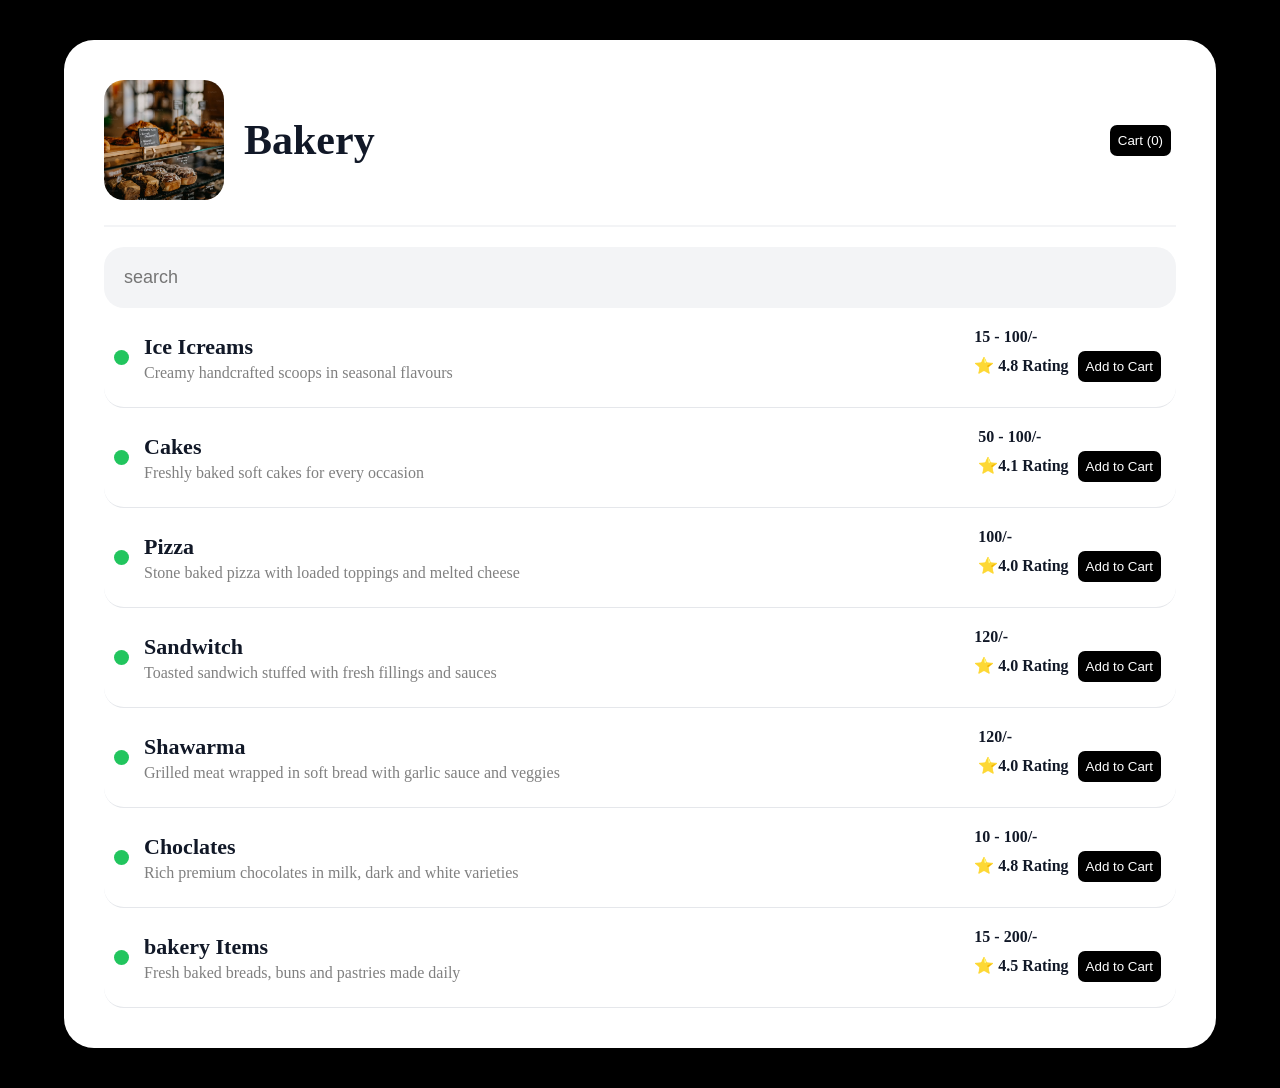
<file: bakery.html>
<!DOCTYPE html>
<html lang="en">
<head>
    <meta charset="UTF-8">
    <meta name="viewport" content="width=device-width, initial-scale=1.0">
    <title>Bakery</title>
    <link rel="stylesheet" href="bakery.css">
</head>
<body>
     
        <div class="container">
            <div id="message"></div>
            <div class="menu-header"><div class="left-header"> 
                <img src="bakertimg.avif">
                
                <h1>Bakery</h1>
                  </div>
        <button id="openCartBtn">
    Cart <span id="cartCount">(0)</span>
</button>
    <div class="cartOverlay" id="cartOverlay">

    <div class="cartDrawer" id="cartDrawer">

        <div class="cartHeader">
            <h2>Your Cart</h2>

            <button id="closeCart">✖</button>
        </div>

        <div id="cartItems"></div>

        <h3 id="totalPrice">Total : ₹0</h3>

    </div>
             </div>
             </div>
             <div class="search-bar">
                <input type="text" id="searchInput" placeholder="search">
             </div>
            
<section class="icecream">
   <div class="food-item">
             <div class="food-left">
                <div class="status"></div>
                    <div class="food-details"> 
                     <h2>Ice Icreams</h2>
                     <p>Creamy handcrafted scoops in seasonal flavours</p>
               </div>
           </div>
    <div class="food-right">
        <span>15 - 100/-</span><br>
        <span>⭐ 4.8 Rating</span>
        <button id="icebtn">Add to Cart</button>
    </div>
    </div>
    </section>
    <section class="cakes">
        <div class="food-item">
             <div class="food-left">
                <div class="status"></div>
                    <div class="food-details"> 
                     <h2>Cakes</h2>
                     <p>Freshly baked soft cakes for every occasion</p>
               </div>
           </div>
    <div class="food-right">
        <span>50 - 100/-</span><br>
        <span>⭐4.1 Rating</span>
        <button id="cakesbtn">Add to Cart</button>
    </div>
    </div>
    </section>
    <section class="pizza">
        <div class="food-item">
             <div class="food-left">
                <div class="status"></div>
                    <div class="food-details"> 
                     <h2>Pizza</h2>
                     <p>Stone baked pizza with loaded toppings and melted cheese</p>
               </div>
           </div>
    <div class="food-right">
        <span> 100/-</span><br>
        <span>⭐4.0 Rating</span>
        <button id="pizzabtn">Add to Cart</button>
    </div>
    </div>
    </section>
    <section class="sandwitch">
        <div class="food-item">
             <div class="food-left">
                <div class="status"></div>
                    <div class="food-details"> 
                     <h2>Sandwitch</h2>
                     <p>Toasted sandwich stuffed with fresh fillings and sauces</p>
               </div>
           </div>
    <div class="food-right">
        <span> 120/-</span><br>
        <span>⭐ 4.0 Rating</span>
        <button id="sandbtn">Add to Cart</button>
    </div>
    </div>
    </section>
    <section class="shawarma">
        <div class="food-item">
             <div class="food-left">
                <div class="status"></div>
                    <div class="food-details"> 
                     <h2>Shawarma</h2>
                     <p> Grilled meat wrapped in soft bread with garlic sauce and veggies</p>
               </div>
           </div>
    <div class="food-right">
        <span>120/-</span><br>
        <span>⭐4.0 Rating</span>
        <button id="shabtn">Add to Cart</button>
    </div>
    </div>
    </section>
    <section class="choclates">
        <div class="food-item">
             <div class="food-left">
                <div class="status"></div>
                    <div class="food-details"> 
                     <h2>Choclates</h2>
                     <p> Rich premium chocolates in milk, dark and white varieties</p>
               </div>
           </div>
    <div class="food-right">
        <span>10 - 100/-</span><br>
        <span>⭐ 4.8 Rating</span>
        <button id="chocobtn">Add to Cart</button>
    </div>
    </div>
    </section>
    <section class="bakery-items">
        <div class="food-item">
             <div class="food-left">
                <div class="status"></div>
                    <div class="food-details"> 
                     <h2>bakery Items</h2>
                     <p> Fresh baked breads, buns and pastries made daily</p>
               </div>
           </div>
    <div class="food-right">
        <span>15 - 200/-</span><br>
        <span>⭐ 4.5 Rating</span>
        <button id="bakerybtn">Add to Cart</button>
    </div>
    </div>
    </section>
</div>
    <script src="bakery.js"></script>
</body>
</html>
</file>
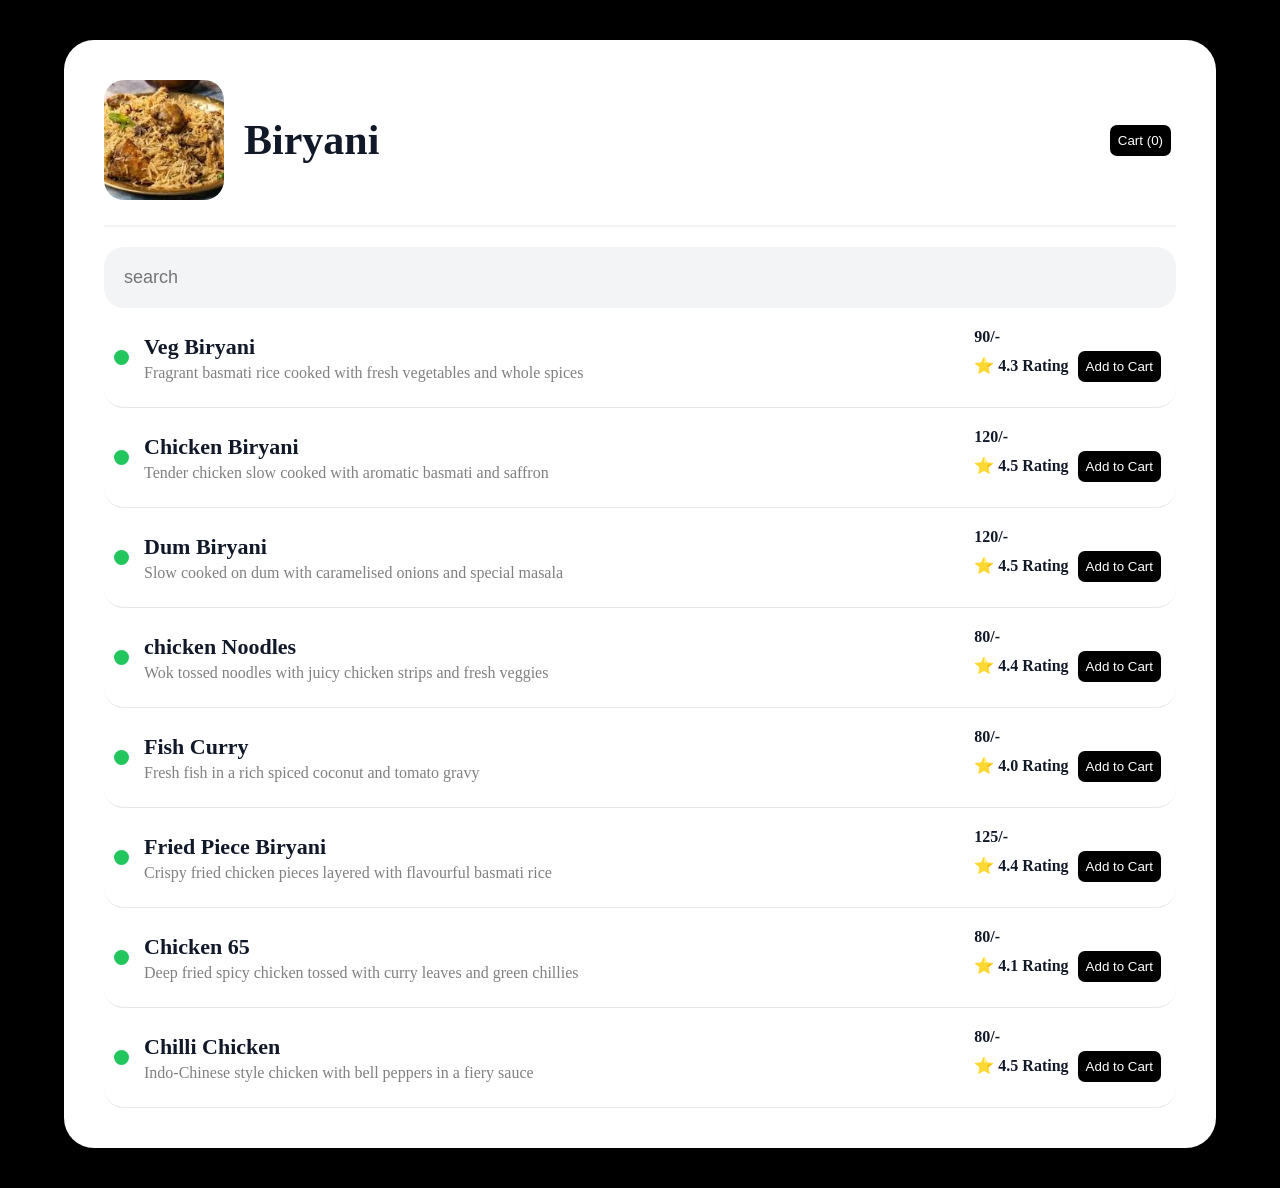
<file: biryani.html>
<!DOCTYPE html>
<html lang="en">
<head>
    <meta charset="UTF-8">
    <meta name="viewport" content="width=device-width, initial-scale=1.0">
    <title>Biryani</title>
    <link rel="stylesheet" href="biryani.css">
    <link href="https://fonts.googleapis.com/css2?family=Poppins:wght@300;400;600;700&display=swap" rel="stylesheet">
</head>
<body>
     <div id="message"></div>
        <div class="menu-container"> 
           <div class="menu-header"> <div class="left-header"> 
        <img src="biryani.jpg">
        <h1>Biryani</h1>
        </div> 
         <button id="openCartBtn">
    Cart <span id="cartCount">(0)</span>
</button>
    <div class="cartOverlay" id="cartOverlay">

    <div class="cartDrawer" id="cartDrawer">

        <div class="cartHeader">
            <h2>Your Cart</h2>

            <button id="closeCart">✖</button>
        </div>

        <div id="cartItems"></div>

        <h3 id="totalPrice">Total : ₹0</h3>

    </div>

</div>
             </div>
             <div class="search-bar">
                <input type="text" id="searchInput" placeholder="search">
             </div>
    <div class="food-item">
        <div class="food-left">
            <div class="status"></div>
                <div class="food-details"> 
                     <h2>Veg Biryani</h2>
                     <p> Fragrant basmati rice cooked with fresh vegetables and whole spices</p>
               </div>
           </div>
    <div class="food-right">
        <span>90/-</span><br>
        <span>⭐ 4.3 Rating</span>
        <button id="vegbtn">Add to Cart</button>
    </div>
    </div>

    <div class="food-item">
        <div class="food-left">
            <div class="status"></div>
            <div class="food-details"> 
            <h2>Chicken Biryani</h2>
        <p> Tender chicken slow cooked with aromatic basmati and saffron</p>
    </div>
    </div>
    <div class="food-right">
        <span>120/-</span><br>
        <span>⭐ 4.5 Rating</span>
        <button id="chickenbtn">Add to Cart</button>
    </div>
    </div>
    
    <div class="food-item">
        <div class="food-left">
            <div class="status"></div>
            <div class="food-details"> 
            <h2>Dum Biryani</h2>
        
        <p>Slow cooked on dum with caramelised onions and special masala</p>
    </div>
    </div>
    <div class="food-right">
        <span>120/-</span><br>
        <span>⭐ 4.5 Rating</span>
        <button id="dumbtn">Add to Cart</button>
    </div>
    </div>

    <div class="food-item">
        <div class="food-left">
            <div class="status"></div>
            <div class="food-details"> 
            <h2>chicken Noodles</h2>
        
        <p> Wok tossed noodles with juicy chicken strips and fresh veggies</p>
    </div>
    </div>
    <div class="food-right">
        <span>80/-</span><br>
        <span>⭐ 4.4 Rating</span>
        <button id="chicken-noodlesbtn">Add to Cart</button>
    </div>
    </div>
    <div class="food-item">
        <div class="food-left">
            <div class="status"></div>
                <div class="food-details"> 
                     <h2>Fish Curry</h2>
                     <p> Fresh fish in a rich spiced coconut and tomato gravy</p>
               </div>
           </div>
    <div class="food-right">
        <span>80/-</span><br>
        <span>⭐ 4.0 Rating</span>
        <button id="fishbtn">Add to Cart</button>
    </div>
    </div>

    <div class="food-item">
        <div class="food-left">
            <div class="status"></div>
            <div class="food-details"> 
            <h2>Fried Piece Biryani</h2>
        
        <p> Crispy fried chicken pieces layered with flavourful basmati rice</p>
    </div>
    </div>
    <div class="food-right">
        <span>125/-</span><br>
        <span>⭐ 4.4 Rating</span>
        <button id="friedbtn">Add to Cart</button>
    </div>
    </div>
    
    <div class="food-item">
        <div class="food-left">
            <div class="status"></div>
            <div class="food-details"> 
            <h2>Chicken 65</h2>
        
        <p>Deep fried spicy chicken tossed with curry leaves and green chillies</p>
    </div>
    </div>
    <div class="food-right">
        <span>80/-</span><br>
        <span>⭐ 4.1 Rating</span>
        <button id="65btn">Add to Cart</button>
    </div>
    </div>

    <div class="food-item">
        <div class="food-left">
            <div class="status"></div>
            <div class="food-details"> 
            <h2>Chilli Chicken</h2>
        
        <p>Indo-Chinese style chicken with bell peppers in a fiery sauce</p>
    </div>
    </div>
    <div class="food-right">
        <span>80/-</span><br>
        <span>⭐ 4.5 Rating</span>
        <button id="chillibtn">Add to Cart</button>
    </div>
    </div>
    </div>

        
    

  
<script src="biryani.js"></script>
        
    
</body>
</html>
</file>
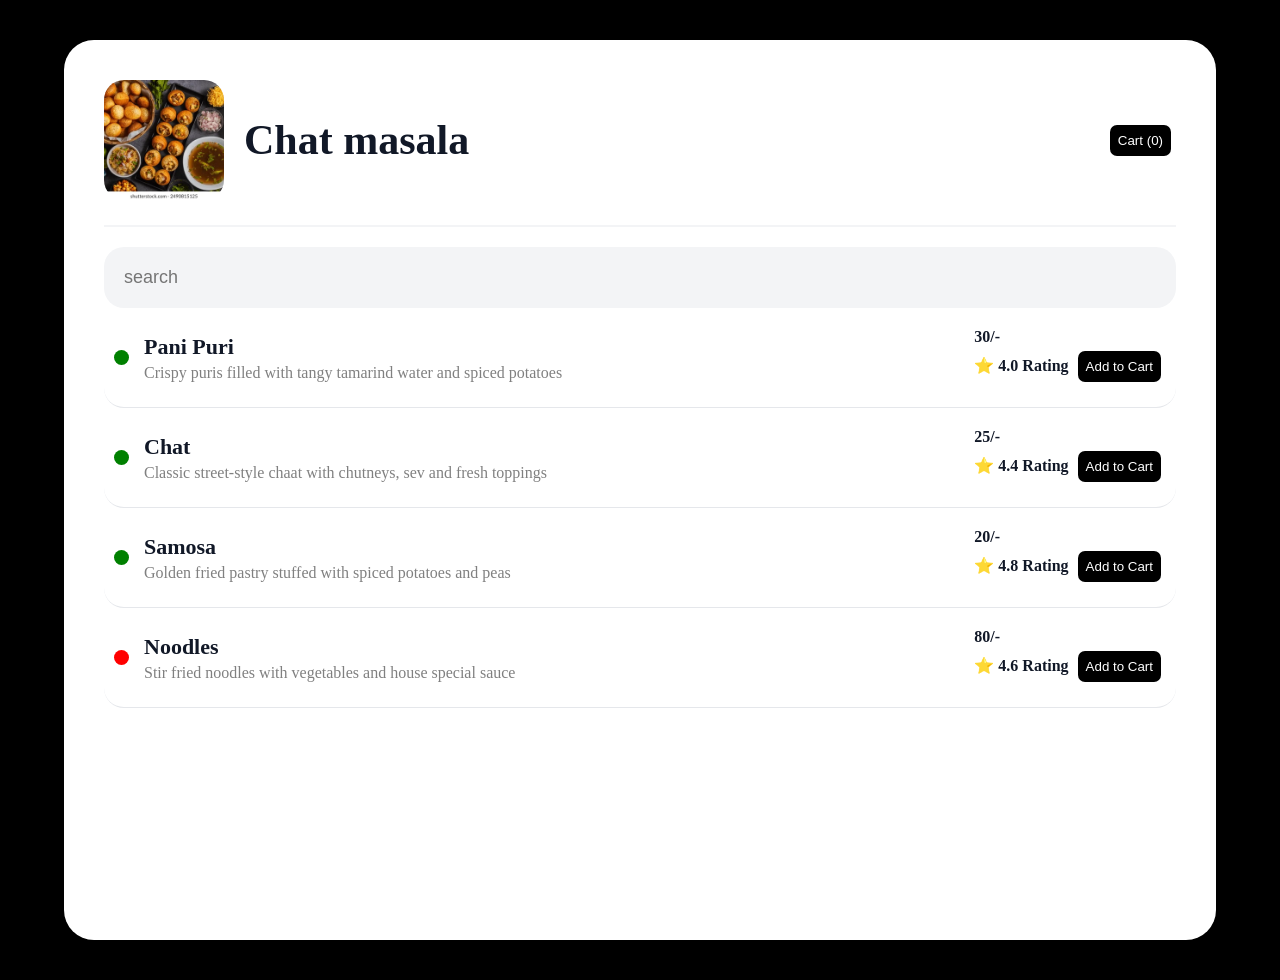
<file: chat.html>
<!DOCTYPE html>
<html lang="en">
<head>
    <meta charset="UTF-8">
    <meta name="viewport" content="width=device-width, initial-scale=1.0">
    <title>chat masala</title>
    <link rel="stylesheet" href="chat.css">
    
    <link href="https://fonts.googleapis.com/css2?family=Poppins:wght@300;400;600;700&display=swap" rel="stylesheet">
</head>
<body>
     <div id="message"></div>
        <div class="menu-container"> 
           <div class="menu-header"> <div class="left-header">   
        <img src="chat.webp">
        <h1>Chat masala</h1>
        </div>
         <button id="openCartBtn">
    Cart <span id="cartCount">(0)</span>
</button>
    <div class="cartOverlay" id="cartOverlay">

    <div class="cartDrawer" id="cartDrawer">

        <div class="cartHeader">
            <h2>Your Cart</h2>

            <button id="closeCart">✖</button>
        </div>

        <div id="cartItems"></div>

        <h3 id="totalPrice">Total : ₹0</h3>

    </div>

</div>
             </div>
             <div class="search-bar">
                <input type="text" id="searchInput" placeholder="search">
             </div>
    <div class="food-item">
        <div class="food-left">
            <div class="status available"></div>
             
                <div class="food-details"> 
                     <h2>Pani Puri</h2>
                     <p> Crispy puris filled with tangy tamarind water and spiced potatoes</p>
               </div>
           </div>
    <div class="food-right">
        <span>30/-</span><br>
        <span>⭐ 4.0 Rating</span>
      
        <button id="panibtn">Add to Cart</button>
    </div>
    </div>

    <div class="food-item">
        <div class="food-left">
           <div class="status available"></div>
            <div class="food-details"> 
            <h2>Chat</h2>
        
        <p> Classic street-style chaat with chutneys, sev and fresh toppings</p>
    </div>
    </div>
    <div class="food-right">
        <span>25/-</span><br>
        <span>⭐ 4.4 Rating</span>
        <button id="chatbtn">Add to Cart</button>
    </div>
    </div>
    
    <div class="food-item">
        <div class="food-left">
          <div class="status available"></div>
            <div class="food-details"> 
            <h2>Samosa</h2>
        
        <p> Golden fried pastry stuffed with spiced potatoes and peas</p>
    </div>
    </div>
    <div class="food-right">
        <span>20/-</span><br>
        <span>⭐ 4.8 Rating</span>
        <button id="samosabtn">Add to Cart</button>
    </div>
    </div>

    <div class="food-item">
        <div class="food-left">
           <div class="status unavailable"></div>
            <div class="food-details"> 
            <h2>Noodles</h2>
        
        <p> Stir fried noodles with vegetables and house special sauce</p>
    </div>
    </div>
    <div class="food-right">
        <span>80/-</span><br>
        <span>⭐ 4.6 Rating</span>
        <button id="noodlesbtn">Add to Cart</button>
    </div>
    </div>
 
    
   
</div>

      <script src="chat.js"></script> 
    
</body>
</html>
</file>
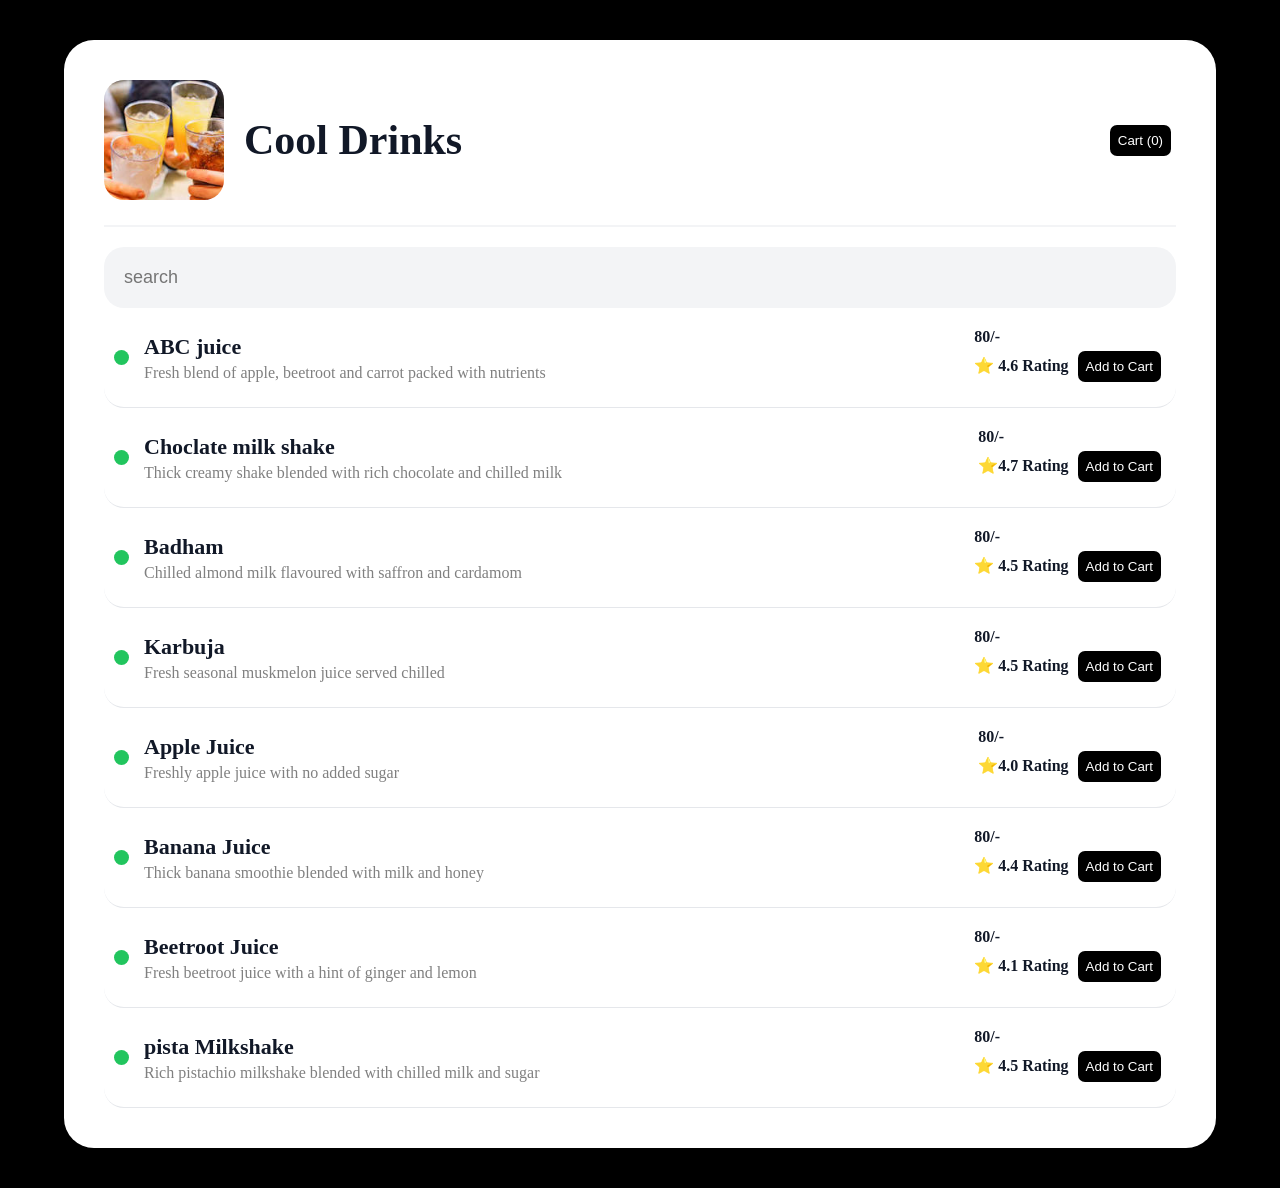
<file: drinks.html>
<!DOCTYPE html>
<html lang="en">
<head>
    <meta charset="UTF-8">
    <meta name="viewport" content="width=device-width, initial-scale=1.0">
    <title>Drinks</title>
    <link rel="stylesheet" href="drinks.css">
    <link href="https://fonts.googleapis.com/css2?family=Poppins:wght@300;400;600;700&display=swap" rel="stylesheet">
</head>
<body>
     <div id="message"></div>
        <div class="menu-container"> 
           <div class="menu-header"><div class="left-header">
        <img src="drinks.jpg">
        <h1>Cool Drinks</h1>
        </div>
          <button id="openCartBtn">
    Cart <span id="cartCount">(0)</span>
</button>
    <div class="cartOverlay" id="cartOverlay">

    <div class="cartDrawer" id="cartDrawer">

        <div class="cartHeader">
            <h2>Your Cart</h2>

            <button id="closeCart">✖</button>
        </div>

        <div id="cartItems"></div>

        <h3 id="totalPrice">Total : ₹0</h3>

    </div>

</div>
             </div>
             <div class="search-bar">
                <input type="text" id="searchInput" placeholder="search">
             </div>
    <div class="food-item">
        <div class="food-left">
            <div class="status"></div>
                <div class="food-details"> 
                     <h2>ABC juice</h2>
                     <p> Fresh blend of apple, beetroot and carrot packed with nutrients</p>
               </div>
           </div>
    <div class="food-right">
        <span>80/-</span><br>
        <span>⭐ 4.6 Rating</span>
        <button id="abcbtn">Add to Cart</button>
    </div>
    </div>

    <div class="food-item">
        <div class="food-left">
            <div class="status"></div>
            <div class="food-details"> 
            <h2>Choclate milk shake</h2>
        <p>Thick creamy shake blended with rich chocolate and chilled milk</p>
    </div>
    </div>
    <div class="food-right">
        <span>80/-</span><br>
        <span>⭐4.7 Rating</span>
        <button id="milkbtn">Add to Cart</button>
    </div>
    </div>
    
    <div class="food-item">
        <div class="food-left">
            <div class="status"></div>
            <div class="food-details"> 
            <h2>Badham </h2>
        
        <p> Chilled almond milk flavoured with saffron and cardamom</p>
    </div>
    </div>
    <div class="food-right">
        <span>80/-</span><br>
        <span>⭐ 4.5 Rating</span>
        <button id="badhambtn">Add to Cart</button>
    </div>
    </div>

    <div class="food-item">
        <div class="food-left">
            <div class="status"></div>
            <div class="food-details"> 
            <h2>Karbuja </h2>
        
        <p>Fresh seasonal muskmelon juice served chilled</p>
    </div>
    </div>
    <div class="food-right">
        <span>80/-</span><br>
        <span>⭐ 4.5 Rating</span>
        <button id="karbujabtn">Add to Cart</button>
    </div>
    </div>
    <div class="food-item">
        <div class="food-left">
            <div class="status"></div>
                <div class="food-details"> 
                     <h2>Apple Juice</h2>
                     <p> Freshly apple juice with no added sugar</p>
               </div>
           </div>
    <div class="food-right">
        <span>80/-</span><br>
        <span>⭐4.0 Rating</span>
        <button id="applebtn">Add to Cart</button>
    </div>
    </div>

    <div class="food-item">
        <div class="food-left">
            <div class="status"></div>
            <div class="food-details"> 
            <h2>Banana Juice</h2>
        
        <p>Thick banana smoothie blended with milk and honey</p>
    </div>
    </div>
    <div class="food-right">
        <span>80/-</span><br>
        <span>⭐ 4.4 Rating</span>
        <button  id="bananabtn">Add to Cart</button>
    </div>
    </div>
    
    <div class="food-item">
        <div class="food-left">
            <div class="status"></div>
            <div class="food-details"> 
            <h2>Beetroot Juice</h2>
        
        <p> Fresh beetroot juice with a hint of ginger and lemon</p>
    </div>
    </div>
    <div class="food-right">
        <span>80/-</span><br>
        <span>⭐ 4.1 Rating</span>
        <button id="beetrootbtn">Add to Cart</button>
    </div>
    </div>

    <div class="food-item">
        <div class="food-left">
            <div class="status"></div>
            <div class="food-details"> 
            <h2> pista Milkshake</h2>
        
        <p>Rich pistachio milkshake blended with chilled milk and sugar</p>
    </div>
    </div>
    <div class="food-right">
        <span>80/-</span><br>
        <span> ⭐ 4.5 Rating</span>
        <button id="pistabtn">Add to Cart</button>
    </div>
    </div>
    </div>

        
    

  
<script src="drinks.js"></script>
        
    
</body>
</html>
</file>
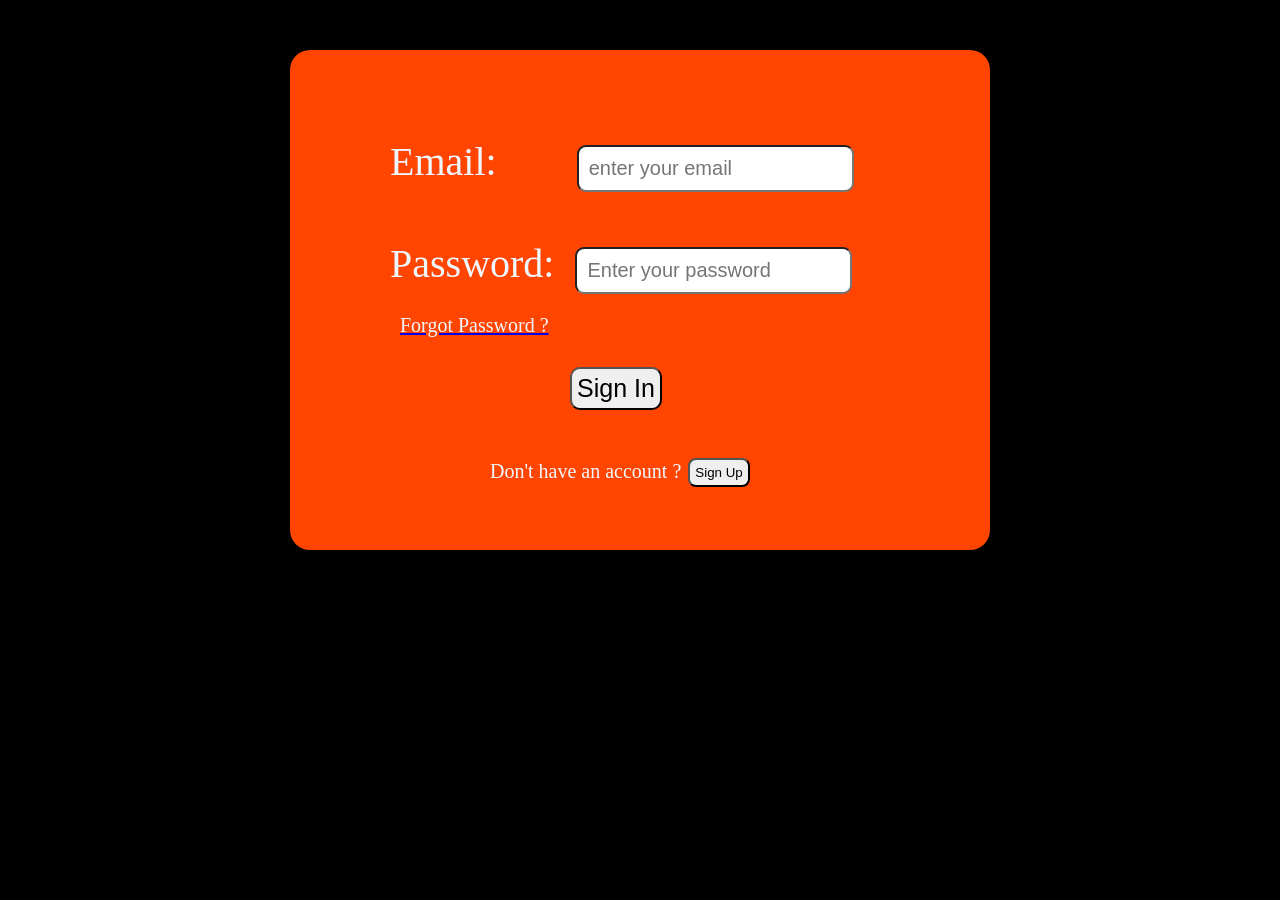
<file: signin.html>
<!DOCTYPE html>
<html lang="en">
<head>
    <meta charset="UTF-8">
    <meta name="viewport" content="width=device-width, initial-scale=1.0">
    <title>Sign in</title>
    <link rel="stylesheet" href="signin.css">
</head>
<body>
    <section class="container">
        <label class="em">
            Email:
        </label>
        <input type="text" class="email" id="inputEmail"  placeholder="enter your email">
        <br>
        <label class="pa">
            Password:
        </label>
        <input type="password" class="password" id="inputPassword" placeholder="Enter your password">
   <div  class="forgotPassword">
    <a href="#"><p>Forgot Password ?</p></a>
   </div>
        
    <section >
      <button class="signin">Sign In</button>
    </section>
    <section class="signup">
        <p>Don't have an account ? </p><a href="signup.html"><button class="btn">Sign Up</button></a>
    </section>

 </section>
   
    
</body>
</html>
</file>
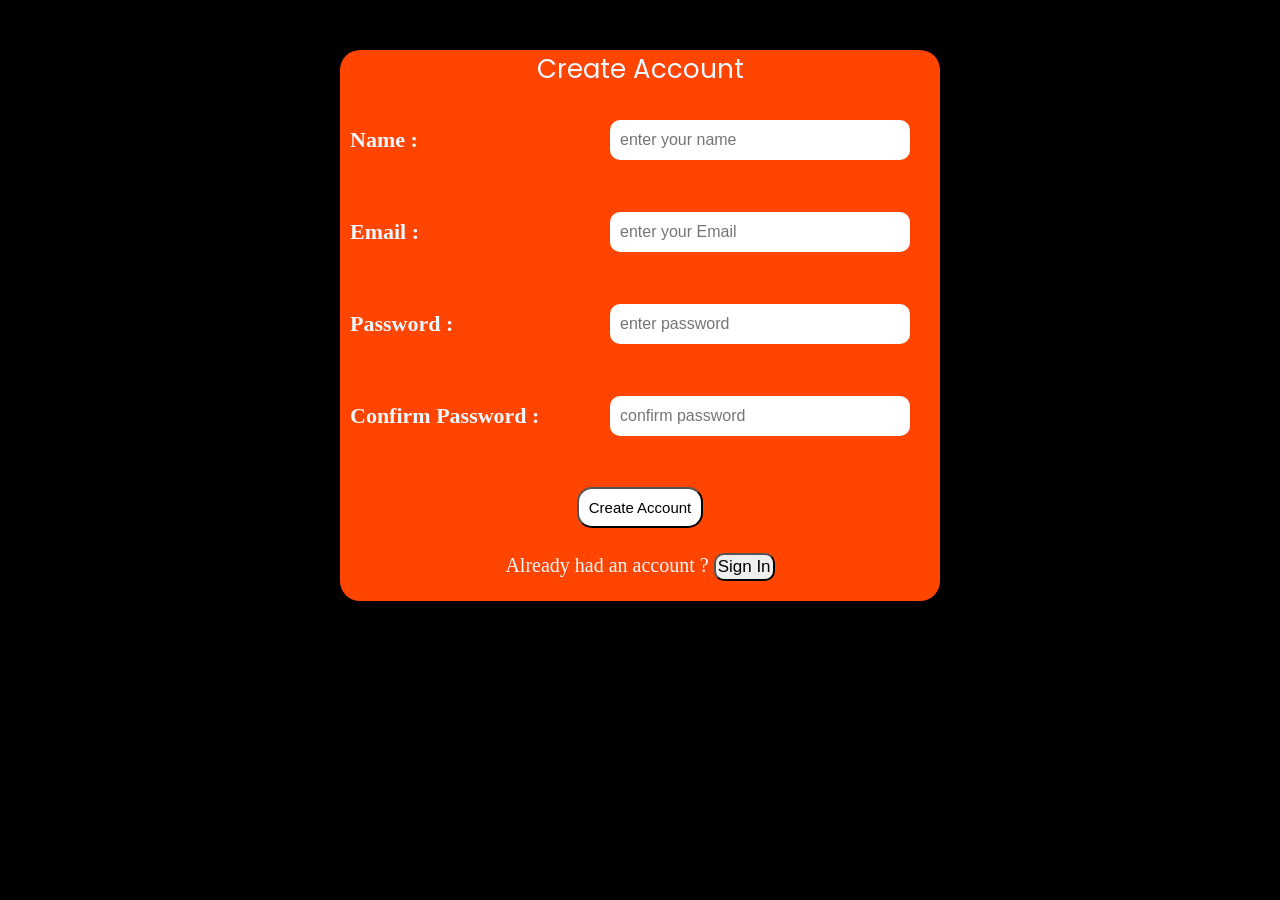
<file: signup.html>
<!DOCTYPE html>
<html lang="en">
<head>
    <meta charset="UTF-8">
    <meta name="viewport" content="width=device-width, initial-scale=1.0">
    <title>sign up</title>
    <link rel="stylesheet" href="signup.css">
    <link href="https://fonts.googleapis.com/css2?family=Poppins:wght@300;400;600;700&display=swap" rel="stylesheet">
</head>
<body>
    <section class="container">
        
    <header class="head">
        Create Account
    </header>
    <div class="content">
    <div class="name">
       <label>Name  :</label>
        <input type="text" id="inputName" placeholder="enter your name">
           </div><br>
        <div class="email">
       <label>Email  :</label>
        <input type="text" id="inputmail" placeholder="enter your Email">
          </div><br>
       <div class="password">
       <label>Password  :</label>
       <input type="password" id="inputPassword" placeholder="enter password">

          </div><br>
        <div class="confirm">
            <label>
                Confirm Password  :</label>
                <input type="password" id="inputConfirm" placeholder="confirm password">
           
        </div><br>
    </div>
    <div class="btn">
    <button class="createAccount">Create Account</button></div>
    <div class="account">Already  had an account ?
   <a href="signin.html" target="_blank"> <button class="signin">
        Sign In
    </button></a>
    </div>
    </section>
</body>
</html>
</file>
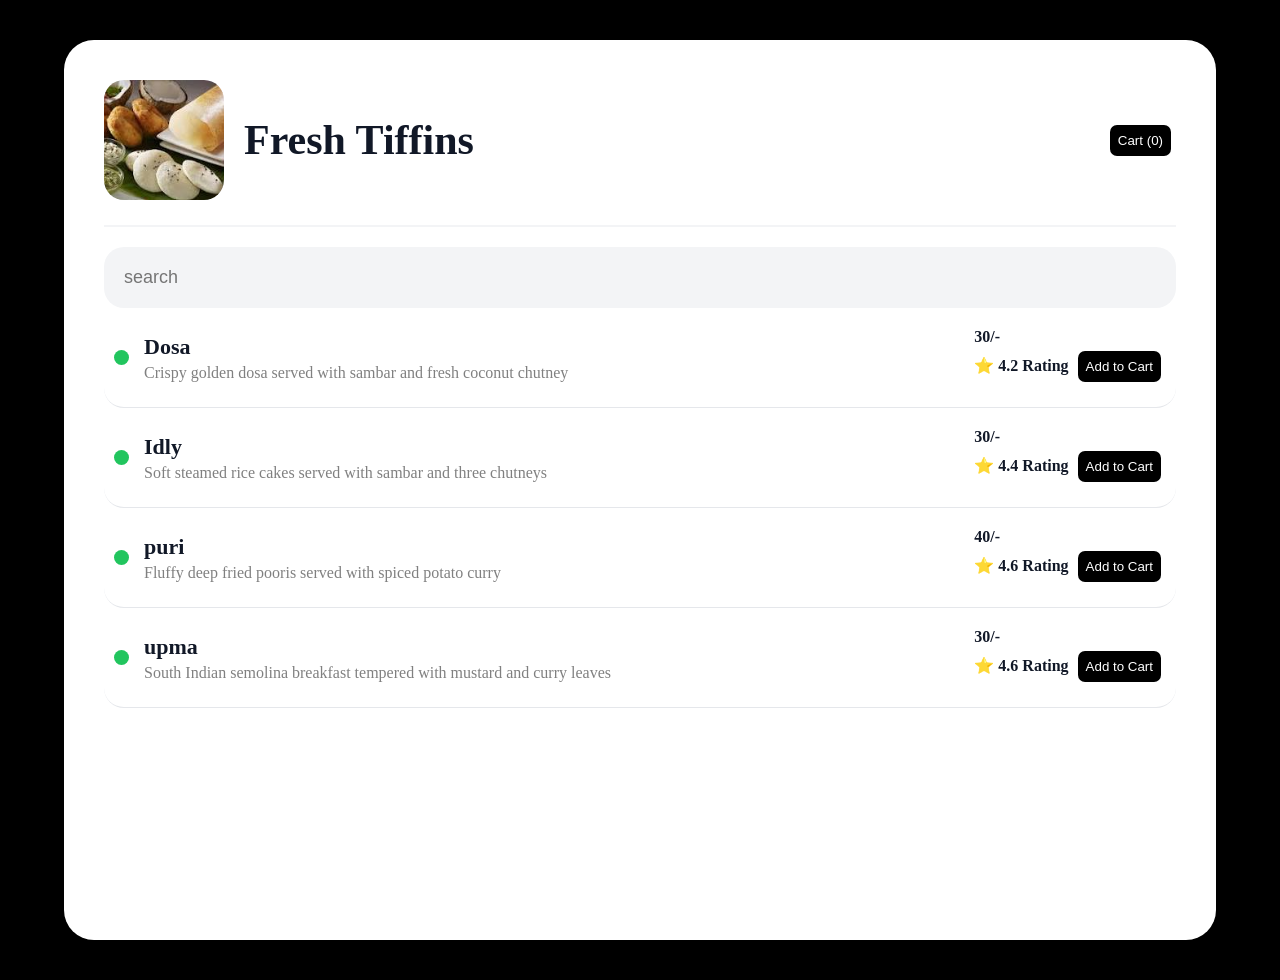
<file: tiffin.html>
<!DOCTYPE html>
<html lang="en">
<head>
    <meta charset="UTF-8">
    <meta name="viewport" content="width=device-width, initial-scale=1.0">
    <title>Tiffins</title>
    <link rel="stylesheet" href="tiffin.css">
    <link href="https://fonts.googleapis.com/css2?family=Poppins:wght@300;400;600;700&display=swap" rel="stylesheet">
</head>
<body>
     <div id="message"></div>
        <div class="menu-container"> 
           <div class="menu-header"><div class="left-header"> 
        <img src="tiffns.jpg">
        <h1> Fresh Tiffins</h1> 
        </div>  
         <button id="openCartBtn">
    Cart <span id="cartCount">(0)</span>
</button>
    <div class="cartOverlay" id="cartOverlay">

    <div class="cartDrawer" id="cartDrawer">

        <div class="cartHeader">
            <h2>Your Cart</h2>

            <button id="closeCart">✖</button>
        </div>

        <div id="cartItems"></div>

        <h3 id="totalPrice">Total : ₹0</h3>

    </div>
</div>
</div>
             <div class="search-bar">
                <input type="text" id="searchInput" placeholder="search">
             </div>
    <div class="food-item">
        <div class="food-left">
            <div class="status"></div>
                <div class="food-details"> 
                     <h2>Dosa</h2>
                     <p>Crispy golden dosa served with sambar and fresh coconut chutney</p>
               </div>
           </div>
    <div class="food-right">
        <span>30/-</span><br>
        <span> ⭐ 4.2 Rating</span>
        <button id="dosabtn">Add to Cart</button>
    </div>
    </div>

    <div class="food-item">
        <div class="food-left">
            <div class="status"></div>
            <div class="food-details"> 
            <h2>Idly</h2>
        
        <p>Soft steamed rice cakes served with sambar and three chutneys</p>
    </div>
    </div>
    <div class="food-right">
        <span>30/-</span><br>
        <span>⭐ 4.4 Rating</span>
        <button id="idlybtn">Add to Cart</button>
    </div>
    </div>
    
    <div class="food-item">
        <div class="food-left">
            <div class="status"></div>
            <div class="food-details"> 
            <h2>puri</h2>
        
        <p> Fluffy deep fried pooris served with spiced potato curry</p>
    </div>
    </div>
    <div class="food-right">
        <span>40/-</span><br>
        <span>⭐ 4.6 Rating</span>
        <button id="puribtn">Add to Cart</button>
    </div>
    </div>

    <div class="food-item">
        <div class="food-left">
            <div class="status"></div>
            <div class="food-details"> 
            <h2>upma</h2>
        
        <p>South Indian semolina breakfast tempered with mustard and curry leaves</p>
    </div>
    </div>
    <div class="food-right">
        <span>30/-</span><br>
        <span> ⭐ 4.6 Rating</span>
        <button id="upmabtn">Add to Cart</button>
    </div>
    </div>
    </div>

        
    <script src="tiffins.js"></script>
</body>
</html>
</file>
<file: bakery.css>
*{
    margin: 0;
    padding: 0;
    box-sizing: border-box;
}
body{
    background-color: #000;
    font-style: poppins;
}
.container{
 width: 90%;
min-height:100vh;
 border-radius: 30px;
 background: white;
margin:40px auto;
padding:40px;
box-shadow: 0 0 30px rgba(0,0,0,0.15);  
 
}
.left-header{
    display: flex;
    align-items: center;
    gap:20px;
}
.search-bar{
    margin-top:20px;
}
.search-bar input{
    width:100%;
    padding:20px;
    border-radius:20px;
    border:none;
    background: #f3f4f6;
    outline:none;
    font-size:18px;

}
.menu-header{
    display:flex;
    align-items: center;
    justify-content: space-between;
    gap:25px;
    padding-bottom: 25px;
    border-bottom: 2px solid #f3f4f6;
}
.menu-header img{
    width:120px;
    height:120px;
    object-fit: cover;
    border-radius:20px;
}
.menu-header h1{
    color:#111827;
    font-size: 42px;
}
 .menu-header p{
    color:gray;
    margin-top:5px;
}
.food-item{
    display:flex;
    justify-content: space-between;
    align-items: center;
    padding:20px 10px;
    border-bottom: 1px solid #e5e7eb;
    border-radius: 20px;
    
}
.food-item{
    transition: 0.3s;
}
.food-item:hover{
    transform: scale(1.01);
    background: #f5f5f5;
    cursor: pointer;
}
.food-item:hover{
    transform: scale(1.01);
    background: #f5f5f5;
}

.food-left{
    display: flex;
    align-items: center;
    gap:15px;
}
.status{
    width:15px;
    height:15px;
    border-radius: 50%;
    background: #22c55e;
}
.food-details h2{
font-size:22px;
color:#111827;
}
.food-details p{
    color:gray;
    margin-top:4px;
}
.food-right{
    
    gap:20px;
    font-weight:bold;
    color:#111827;
}
button{
    border-radius:7px;
    padding:8px;
    margin:5px;
    color:white;
    background-color: #000;
    border:none;
    cursor:pointer;
}
button:hover{
    color: #d6b38c;
}

.cartOverlay{
    position: fixed;
    display: flex;
    top:0;
    left:0;

    width:100%;
    height:100vh;

    background: rgba(0,0,0,0.4);

    display:none;

    justify-content:flex-end;

    z-index:2000;
}
.cartDrawer{
    width:350px;
    height:100vh;

   background:#111827;
color:white;

    padding:20px;

    overflow-y:auto;

    box-shadow:-5px 0 15px rgba(0,0,0,0.2);

    animation: slideCart 0.3s ease;
}
@keyframes slideCart{
    from{
        transform:translateX(100%);
    }

    to{
        transform:translateX(0);
    }
}
.cartHeader{
    display:flex;

    justify-content:space-between;

    align-items:center;

    margin-bottom:20px;
}
#closeCart{
    background:none;

    border:none;

    font-size:22px;

    cursor:pointer;
}
#closeCart{
    color:white;
}
#cartItems p{
    display:flex;
    justify-content:space-between;
    align-items:center;
    margin-top:15px;
    padding:12px;
    background:#f3f4f6;
    border-radius:10px;
}
#message{
    display:none;
    position:fixed;
  top:20px;
  right:20px;
  background:whitesmoke;
  
  color:black;
  backdrop-filter: blur(10px);
  padding:10px 20px;
  border-radius: 10px;
}
@media (max-width:600px){

    .container{
        width:100%;
        padding:15px;
    }

    .menu-header{
        flex-direction:column;
        text-align:center;
        gap:15px;
      
    display:flex;
    justify-content:space-between;
    align-items:center;

    }

    .menu-header img{
        width:120px;
        height:120px;
    }

    .menu-header h1{
        font-size:40px;
    }

    .search-bar input{
        width:100%;
    }

    .food-item{
        flex-direction:column;
        align-items:flex-start;
        gap:15px;
        width:100%;
    padding:20px;

    }

    .food-item button{
        width:100%;
    }

    .cartDrawer{
        width:100%;
        max-width:350px;
    }
    #openCartBtn{
    margin-left:auto;
}
}
</file>
<file: biryani.css>
*{
    margin: 0;
    padding: 0;
    box-sizing: border-box;
}
body{
    background-color: #000;
    font-style: poppins;
}
.menu-container{
 width: 90%;
min-height:100vh;
 border-radius: 30px;
 background: white;
margin:40px auto;
padding:40px;
box-shadow: 0 0 30px rgba(0,0,0,0.15);


    
}
.left-header{
    display: flex;
    align-items: center;
    gap:20px;
}
.search-bar{
    margin-top:20px;
}
.search-bar input{
    width:100%;
    padding:20px;
    border:none;
    border-radius:20px;
    outline:none;
    background: #f3f4f6;
    font-size:18px;
}
.menu-header{
    display:flex;
    align-items: center;
    gap:25px;
    padding-bottom: 25px;
    border-bottom: 2px solid #f3f4f6;
    justify-content: space-between;
}
.menu-header img{
    width:120px;
    height:120px;
    object-fit: cover;
    border-radius:20px;
}
.menu-header h1{
    color:#111827;
    font-size: 42px;
}
 .menu-header p{
    color:gray;
    margin-top:5px;
}
.food-item{
    display:flex;
    justify-content: space-between;
    align-items: center;
    padding:20px 10px;
    border-bottom: 1px solid #e5e7eb;
    border-radius:20px ;
    
}
.food-item{
    transition: 0.3s;
}
.food-item:hover{
    transform: scale(1.01);
    background: #f5f5f5;
    cursor: pointer;
}
.food-left{ 
    display: flex;
    align-items: center;
    gap:15px;
}
.status{
    width:15px;
    height:15px;
    border-radius: 50%;
    background: #22c55e;
}
.food-details h2{
font-size:22px;
color:#111827;
}
.food-details p{
    color:gray;
    margin-top:4px;
}
.food-right{
    
    gap:20px;
    font-weight:bold;
    color:#111827;
}
button{
    border-radius:7px;
    padding:8px;
    margin:5px;
    color:white;
    background-color: #000;
    border:none;
    cursor:pointer;
}
button:hover{
    color: #d6b38c;
}
.cartOverlay{
    position: fixed;
    display: flex;
    top:0;
    left:0;

    width:100%;
    height:100vh;

    background: rgba(0,0,0,0.4);

    display:none;

    justify-content:flex-end;

    z-index:2000;
}
.cartDrawer{
    width:350px;
    height:100vh;

   background:#111827;
color:white;

    padding:20px;

    overflow-y:auto;

    box-shadow:-5px 0 15px rgba(0,0,0,0.2);

    animation: slideCart 0.3s ease;
}
@keyframes slideCart{
    from{
        transform:translateX(100%);
    }

    to{
        transform:translateX(0);
    }
}
.cartHeader{
    display:flex;

    justify-content:space-between;

    align-items:center;

    margin-bottom:20px;
}
#closeCart{
    background:none;

    border:none;

    font-size:22px;

    cursor:pointer;
}
#closeCart{
    color:white;
}
#cartItems p{
    display:flex;
    justify-content:space-between;
    align-items:center;
    margin-top:15px;
    padding:12px;
    background:#f3f4f6;
    border-radius:10px;
}
#message{
    display:none;
    position:fixed;
  top:20px;
  right:20px;
  background:whitesmoke;
  
  color:black;
  backdrop-filter: blur(10px);
  padding:10px 20px;
  border-radius: 10px;
}
@media (max-width:600px){

    .menu-container{
        width:100%;
        padding:15px;
    }

    .menu-header{
        flex-direction:column;
        text-align:center;
        gap:15px;
      
    display:flex;
    justify-content:space-between;
    align-items:center;

    }

    .menu-header img{
        width:120px;
        height:120px;
    }

    .menu-header h1{
        font-size:40px;
    }

    .search-bar input{
        width:100%;
    }

    .food-item{
        flex-direction:column;
        align-items:flex-start;
        gap:15px;
        width:100%;
    padding:20px;

    }

    .food-item button{
        width:100%;
    }

    .cartDrawer{
        width:100%;
        max-width:350px;
    }
    #openCartBtn{
    margin-left:auto;
}
}
</file>
<file: chat.css>
*{
    margin: 0;
    padding: 0;
    box-sizing: border-box;
}
body{
    background-color: #000;
    font-style: poppins;
}
.menu-container{
 width: 90%;
min-height:100vh;
 border-radius: 30px;
 background: white;
margin:40px auto;
padding:40px;
box-shadow: 0 0 30px rgba(0,0,0,0.15);
}
#cartItems p{
    display:flex;
    justify-content:space-between;
    align-items:center;

    margin-top:15px;
    padding:12px;

    background:#f3f4f6;

    border-radius:10px;
}
.search-bar{
    margin-top:20px;
}
.search-bar input{
    width:100%;
    padding:20px;
    border:none;
    border-radius: 20px;
    background: #f3f4f6;
    font-size: 18px;
    outline:none;
}
.menu-header{
    display:flex;
    align-items: center;
    gap:35px;
    padding-bottom: 25px;
    border-bottom: 2px solid #f3f4f6;
    justify-content: space-between;
}
.left-header{
    display: flex;
    align-items: center;
    gap:20px;
}
.menu-header img{
    width:120px;
    height:120px;
    object-fit: cover;
    border-radius:20px;
}
.menu-header h1{
    color:#111827;
    font-size: 42px;
    
}
 .menu-header p{
    color:gray;
    margin-top:5px;
}
.food-item{
    display:flex;
    justify-content: space-between;
    align-items: center;
    padding:20px 10px;
    border-bottom: 1px solid #e5e7eb;
    border-radius: 20px;
    
}
.food-item{
    transition: 0.3s;
}
.food-item:hover{
    transform: scale(1.01);
    background: #f5f5f5;
    cursor: pointer;
}

.food-left{
    display: flex;
    align-items: center;
    gap:15px;
}
.status{
    width:15px;
    height:15px;
    border-radius: 50%;
   
}
.available{
    background: green;
}
.unavailable{
    background: red;
}
.food-details h2{
font-size:22px;
color:#111827;
}
.food-details p{
    color:gray;
    margin-top:4px;
}
.food-right{
    
    gap:20px;
    font-weight:bold;
    color:#111827;
}
button{
    border-radius:7px;
    padding:8px;
    margin:5px;
    color:white;
    background-color: #000;
    border:none;
    cursor:pointer;
}
button:hover{
    color: #d6b38c;
}

.cartOverlay{
    position: fixed;
    display: flex;
    top:0;
    left:0;

    width:100%;
    height:100vh;

    background: rgba(0,0,0,0.4);

    display:none;

    justify-content:flex-end;

    z-index:2000;
}
.cartDrawer{
    width:350px;
    height:100vh;

   background:#111827;
color:white;

    padding:20px;

    overflow-y:auto;

    box-shadow:-5px 0 15px rgba(0,0,0,0.2);

    animation: slideCart 0.3s ease;
}
@keyframes slideCart{
    from{
        transform:translateX(100%);
    }

    to{
        transform:translateX(0);
    }
}
.cartHeader{
    display:flex;

    justify-content:space-between;

    align-items:center;

    margin-bottom:20px;
}
#closeCart{
    background:none;

    border:none;

    font-size:22px;

    cursor:pointer;
}
#closeCart{
    color:white;
}
#message{
    display:none;
    position:fixed;
  top:20px;
  right:20px;
  background:whitesmoke;
  
  color:black;
  backdrop-filter: blur(10px);
  padding:10px 20px;
  border-radius: 10px;
}
@media (max-width:600px){

    .menu-container{
        width:100%;
        padding:15px;
    }

    .menu-header{
        flex-direction:column;
        text-align:center;
        gap:15px;
      
    display:flex;
    justify-content:space-between;
    align-items:center;

    }

    .menu-header img{
        width:120px;
        height:120px;
    }

    .menu-header h1{
        font-size:40px;
    }

    .search-bar input{
        width:100%;
    }

    .food-item{
        flex-direction:column;
        align-items:flex-start;
        gap:15px;
        width:100%;
    padding:20px;

    }

    .food-item button{
        width:100%;
    }

    .cartDrawer{
        width:100%;
        max-width:350px;
    }
    #openCartBtn{
    margin-left:auto;
}
}
</file>
<file: drinks.css>
*{
    margin: 0;
    padding: 0;
    box-sizing: border-box;
}
body{
    background-color: #000;
    font-style: poppins;
}
.menu-container{
 width: 90%;
min-height:100vh;
 border-radius: 30px;
 background: white;
margin:40px auto;
padding:40px;
box-shadow: 0 0 30px rgba(0,0,0,0.15);

    
}
.left-header{
    display: flex;
    align-items: center;
    gap:20px;
}
.search-bar{
    margin-top:20px;
}
.search-bar input{
    width:100%;
    padding:20px;
    border:none;
    border-radius: 20px;
    background: #f3f4f6;
    font-size: 18px;
    outline:none;
}
.menu-header{
    display:flex;
    align-items: center;
    gap:25px;
    padding-bottom: 25px;
    border-bottom: 2px solid #f3f4f6;
     justify-content: space-between;
}
.menu-header img{
    width:120px;
    height:120px;
    object-fit: cover;
    border-radius:20px;
}
.menu-header h1{
    color:#111827;
    font-size: 42px;
}
 .menu-header p{
    color:gray;
    margin-top:5px;
}
.food-item{
    display:flex;
    justify-content: space-between;
    align-items: center;
    padding:20px 10px;
    border-bottom: 1px solid #e5e7eb;
    border-radius: 20px;
    
}
.food-item{
    transition: 0.3s;
}
.food-item:hover{
    transform: scale(1.01);
    background: #f5f5f5;
    cursor: pointer;
}
.food-left{
    display: flex;
    align-items: center;
    gap:15px;
}
.status{
    width:15px;
    height:15px;
    border-radius: 50%;
    background: #22c55e;
}
.food-details h2{
font-size:22px;
color:#111827;
}
.food-details p{
    color:gray;
    margin-top:4px;
}
.food-right{
    
    gap:20px;
    font-weight:bold;
    color:#111827;
}
button{
    border-radius:7px;
    padding:8px;
    margin:5px;
    color:white;
    background-color: #000;
    border:none;
    cursor:pointer;
}
button:hover{
    color: #d6b38c;
}
.cartOverlay{
    position: fixed;
    display: flex;
    top:0;
    left:0;

    width:100%;
    height:100vh;

    background: rgba(0,0,0,0.4);

    display:none;

    justify-content:flex-end;

    z-index:2000;
}
.cartDrawer{
    width:350px;
    height:100vh;

   background:#111827;
color:white;

    padding:20px;

    overflow-y:auto;

    box-shadow:-5px 0 15px rgba(0,0,0,0.2);

    animation: slideCart 0.3s ease;
}
@keyframes slideCart{
    from{
        transform:translateX(100%);
    }

    to{
        transform:translateX(0);
    }
}
.cartHeader{
    display:flex;

    justify-content:space-between;

    align-items:center;

    margin-bottom:20px;
}
#closeCart{
    background:none;

    border:none;

    font-size:22px;

    cursor:pointer;
}
#closeCart{
    color:white;
}
#cartItems p{
    display:flex;
    justify-content:space-between;
    align-items:center;
    margin-top:15px;
    padding:11px;
    background:#f3f4f6;
    border-radius:10px;
}
#message{
    display:none;
    position:fixed;
  top:20px;
  right:20px;
  background:whitesmoke;
  
  color:black;
  backdrop-filter: blur(10px);
  padding:10px 20px;
  border-radius: 10px;
}
@media (max-width:768px){

    .menu-container{
        width:100%;
        padding:15px;
    }

    .menu-header{
        flex-direction:column;
        text-align:center;
        gap:15px;
    }

    .menu-header img{
        width:120px;
        height:120px;
    }

    .menu-header h1{
        font-size:40px;
    }

    .search-bar input{
        width:100%;
    }

    .food-item{
        flex-direction:column;
        align-items:flex-start;
        gap:15px;
    }

    .food-item button{
        width:100%;
    }

    .cartDrawer{
        width:100%;
        max-width:350px;
    }
     #openCartBtn{
    margin-left:auto;
}
}
</file>
<file: signin.css>
*{
    margin:0;
    padding:0;
    box-sizing: border-box;
}
body{
    background: black;
}
.container{
    
    height: 500px;
    background: orangered;
    color:aliceblue;
    border-radius: 20px;
    box-shadow: 0 0 25px rgba(0,0,0,0.25);
    margin:50px auto;
    font-size: 40px;
  
    width:90%;
    max-width:700px;


}
.email{
    margin-left: 70px;
    margin-top: 95px;
    border-radius: 9px;
   padding:10px;
   font-size: 20px;
}
input:focus{
    outline:none;
    border: 2px solid white;
}
.password{
    margin-left: 11px;
     margin-top: 55px;
    border-radius: 9px;
   padding:10px;
   font-size: 20px;
}
.em , .pa{
    margin-left: 100px;
}
.signin{
  margin-left: 280px;
  padding:5px;
  margin-top: 30px;
 border-radius: 10px;
cursor: pointer;
font-size: 25px;
}
.signin:hover{
    transition: 0.2s;
    transform: translateY(-5px);
    box-shadow: 0 10px 30px white;

}
p{
    margin-left:110px;
    margin-top:20px;
    font-size:20px;
    cursor: pointer;
    color: aliceblue;
    text-decoration: none;
}
.signup{
    display:flex;
    align-items: center;
    margin-top:25px;
    margin-left: 90px;
    
   
}
.btn{
    margin-top:23px;
    padding:5px;
    border-radius: 8px;
    margin-left:7px;
    cursor: pointer;
    
    
}
.btn:hover{
    transition: 0.2s;
    transform: translateY(-5px);
    box-shadow: 0 10px 20px white;

}
@media(max-width:600px){

    .container{
        width:90%;
        height:auto;
        padding:25px;
        font-size:28px;
    }

    .em,
    .pa{
        display:block;
        margin:20px 0 10px 0;
    }

    .email,
    .password{
        width:100%;
        margin:0;
        font-size:16px;
    }

    .signin{
        width:100%;
        margin:25px 0 0 0;
        padding:12px;
        font-size:20px;
    }

    p{
        margin:15px 0;
        text-align:center;
        font-size:16px;
    }

    .signup{
        margin:20px 0 0 0;
        flex-direction:column;
        align-items:center;
    }

    .btn{
        margin:10px 0 0 0;
    }
}
</file>
<file: signup.css>
*{
    margin:0;
    padding:0;
    box-sizing:border-box;
}
body{
    background-color: black;
}

.head{
   
    font-size:26px;
    font-family:poppins,sans-serif;
    text-align: center;
    margin-top: 28px;
   
}
.container{
 
    width:90%;
    max-width:600px;
    background: orangered;
    color:aliceblue;
    border-radius: 20px;
    box-shadow: 0 0 25px rgba(0,0,0,0.25);
    margin:50px auto;

}
.content div{
    display: flex;
    align-items: center;
 margin-top: 28px;
  
    
}
.content label{
    margin:10px;
    display: inline-block;
    width: 250px;
    font-size: 22px;
    font-weight: bold;
}
.content input{
    font-size:16px;
    border-radius: 10px;
    border:none;
     width:300px;
     height: 40px;
     padding-left: 10px;
    
}
.account{
   text-align: center;
   font-size: 20px;

}
.btn{
    text-align: center;
    margin-top: 25px;
}
.createAccount{
    background: white;
  
   padding:10px;
   font-size: 15px;
   cursor: pointer;
   border-radius: 15px;
   border-color: none;
   margin-bottom:25px;
   margin-top:5px;
}
.createAccount:hover{
     transition: 0.2s;
    transform: translateY(-5px);
    box-shadow: 0 0 30px white;
}
.signin{
    border-radius: 10px;
    font-size:17px ;
   padding:2px;
   margin-bottom: 20px;
    cursor: pointer;
}
.signin:hover{
       transition: 0.2s;
    transform: translateY(-5px);
    box-shadow: 0 0 30px white;
}
@media(max-width:600px){

    .container{
        width:90%;
        padding:20px;
    }

    .head{
        font-size:22px;
    }

    .content div{
        flex-direction:column;
        align-items:flex-start;
        margin-top:15px;
    }

    .content label{
        width:100%;
        font-size:18px;
        margin:0 0 8px 0;
    }

    .content input{
        width:100%;
        height:45px;
    }

    .account{
        font-size:16px;
        padding-bottom:20px;
    }

    .signin,
    .createAccount{
        width:100%;
        max-width:250px;
    }
}
</file>
<file: tiffin.css>
*{
    margin: 0;
    padding: 0;
    box-sizing: border-box;
}
body{
    background-color: #000;
    font-style: poppins;
}
.menu-container{
 width: 90%;
min-height:100vh;
 border-radius: 30px;
 background: white;
margin:40px auto;
padding:40px;
box-shadow: 0 0 30px rgba(0,0,0,0.15);
 

    
}
.left-header{
    display: flex;
    align-items: center;
    gap:20px;
}
.search-bar{
    margin-top:20px;
}
.search-bar input{
    width:100%;
    padding:20px;
    border:none;
    border-radius: 20px;
    background: #f3f4f6;
    font-size: 18px;
    outline:none;
}
.menu-header{
    display:flex;
    align-items: center;
    gap:25px;
    padding-bottom: 25px;
    border-bottom: 2px solid #f3f4f6;
     justify-content: space-between;
}
.menu-header img{
    width:120px;
    height:120px;
    object-fit: cover;
    border-radius:20px;
}
.menu-header h1{
    color:#111827;
    font-size: 42px;
}
 .menu-header p{
    color:gray;
    margin-top:5px;
}
.food-item{
    display:flex;
    justify-content: space-between;
    align-items: center;
    padding:20px 10px;
    border-bottom: 1px solid #e5e7eb;
    border-radius: 20px;
    
}
.food-item{
    transition: 0.3s;
}
.food-item:hover{
    transform: scale(1.01);
    background: #f5f5f5;
    cursor: pointer;
}
.food-left{
    display: flex;
    align-items: center;
    gap:15px;
}
.status{
    width:15px;
    height:15px;
    border-radius: 50%;
    background: #22c55e;
}
.food-details h2{
font-size:22px;
color:#111827;
}
.food-details p{
    color:gray;
    margin-top:4px;
}
.food-right{
    
    gap:20px;
    font-weight:bold;
    color:#111827;
}
button{
    border-radius:7px;
    padding:8px;
    margin:5px;
    color:white;
    background-color: #000;
    border:none;
    cursor:pointer;
}
button:hover{
    color: #d6b38c;
}
.cartOverlay{
    position: fixed;
    display: flex;
    top:0;
    left:0;

    width:100%;
    height:100vh;

    background: rgba(0,0,0,0.4);

    display:none;

    justify-content:flex-end;

    z-index:2000;
}
.cartDrawer{
    width:350px;
    height:100vh;

   background:#111827;
color:white;

    padding:20px;

    overflow-y:auto;

    box-shadow:-5px 0 15px rgba(0,0,0,0.2);

    animation: slideCart 0.3s ease;
}
@keyframes slideCart{
    from{
        transform:translateX(100%);
    }

    to{
        transform:translateX(0);
    }
}
.cartHeader{
    display:flex;

    justify-content:space-between;

    align-items:center;

    margin-bottom:20px;
}
#closeCart{
    background:none;

    border:none;

    font-size:22px;

    cursor:pointer;
}
#closeCart{
    color:white;
}
#cartItems p{
    display:flex;
    justify-content:space-between;
    align-items:center;
    margin-top:15px;
    padding:12px;
    background:#f3f4f6;
    border-radius:10px;
}
#message{
    display:none;
    position:fixed;
  top:20px;
  right:20px;
  background:whitesmoke;
  
  color:black;
  backdrop-filter: blur(10px);
  padding:10px 20px;
  border-radius: 10px;
}
@media (max-width:600px){

    .menu-container{
        width:100%;
        padding:15px;
    }

    .menu-header{
        flex-direction:column;
        text-align:center;
        gap:15px;
      
    display:flex;
    justify-content:space-between;
    align-items:center;

    }

    .menu-header img{
        width:120px;
        height:120px;
    }

    .menu-header h1{
        font-size:40px;
    }

    .search-bar input{
        width:100%;
    }

    .food-item{
        flex-direction:column;
        align-items:flex-start;
        gap:15px;
        width:100%;
    padding:20px;

    }

    .food-item button{
        width:100%;
    }

    .cartDrawer{
        width:100%;
        max-width:350px;
    }
    #openCartBtn{
    margin-left:auto;
}
}
</file>
